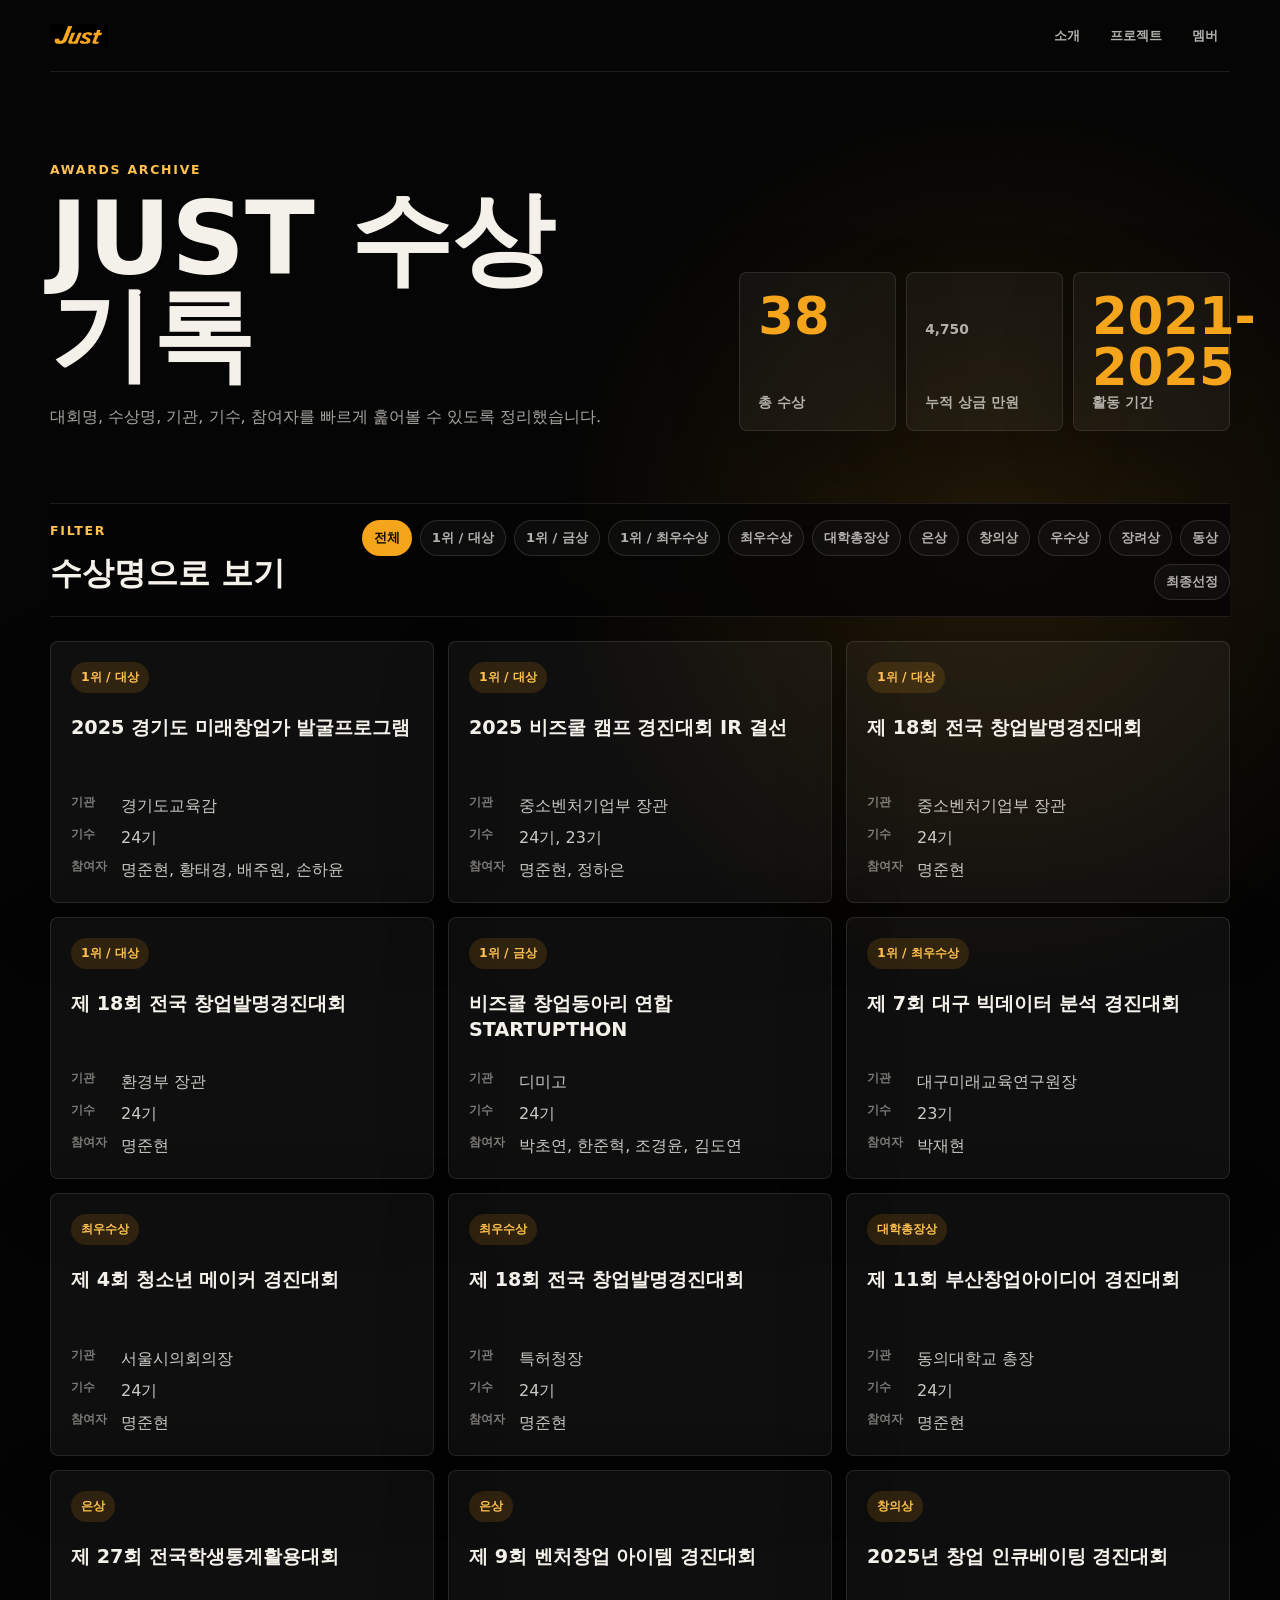
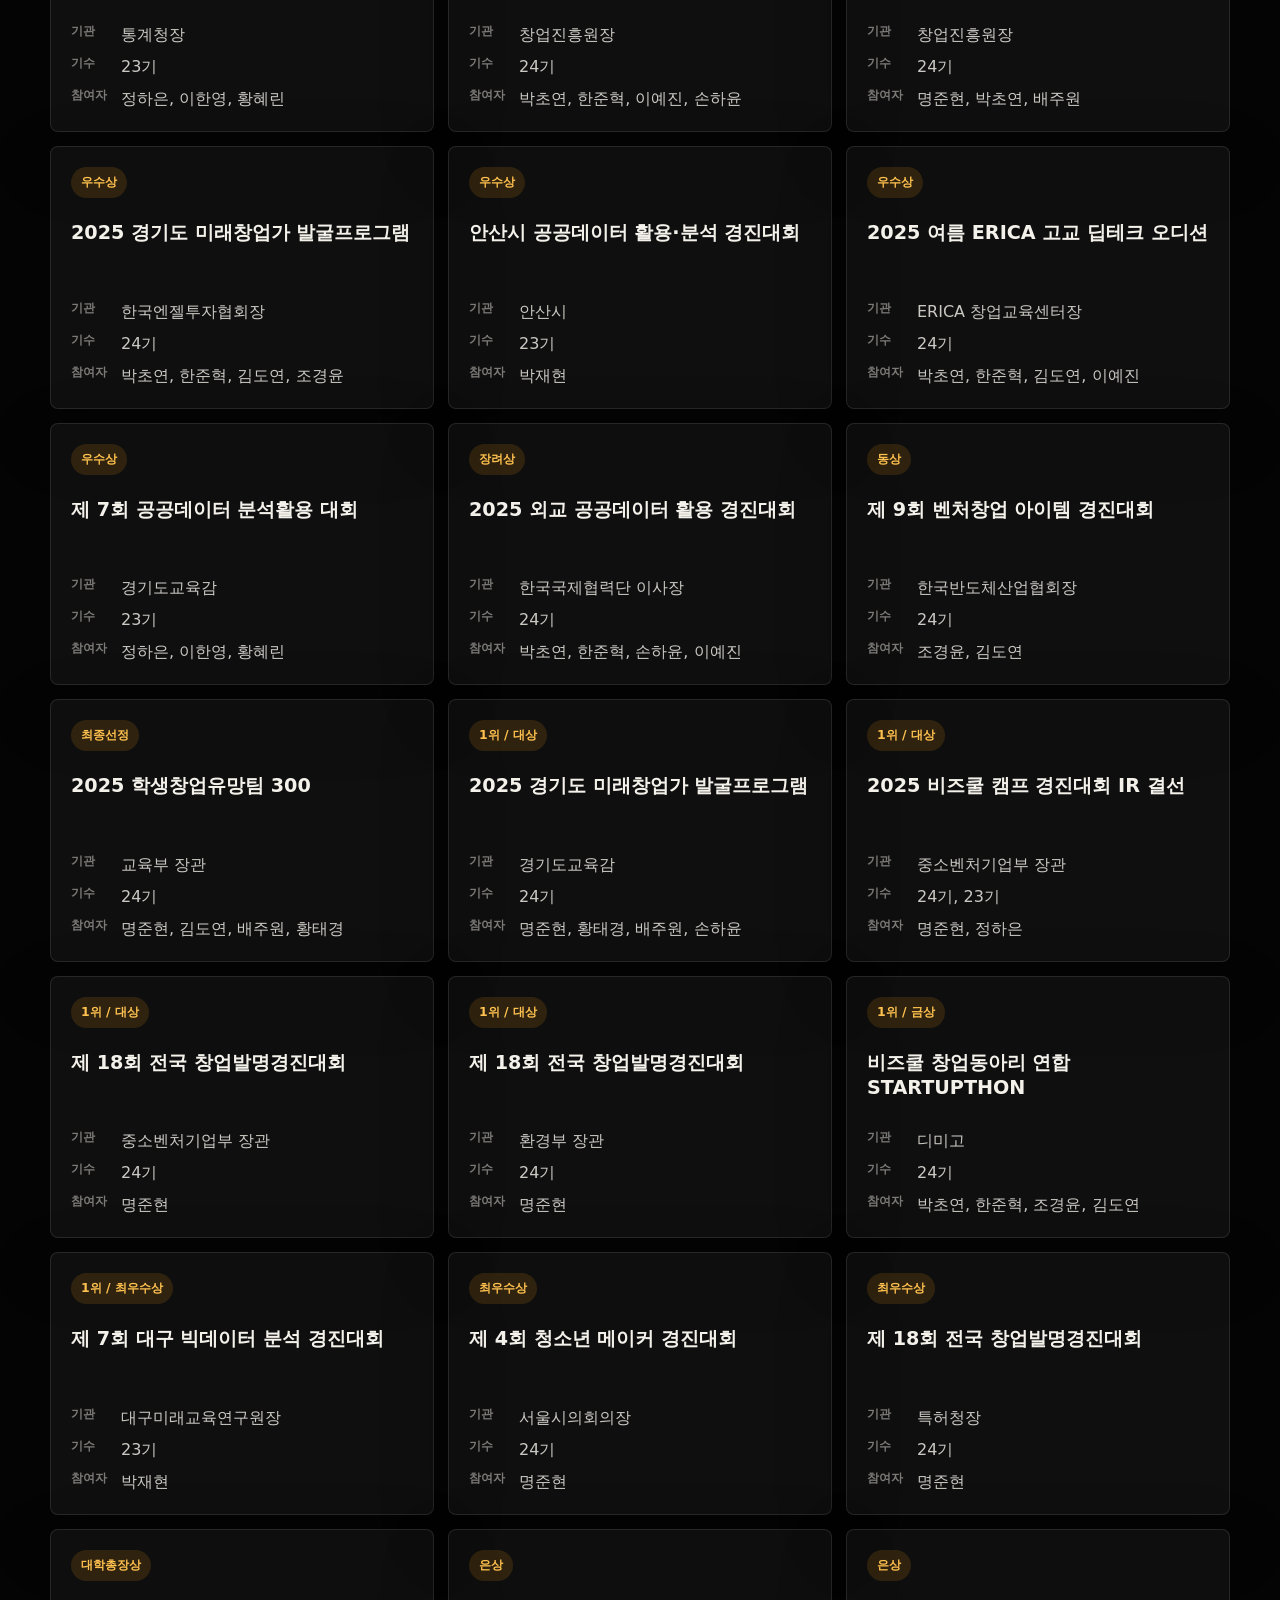
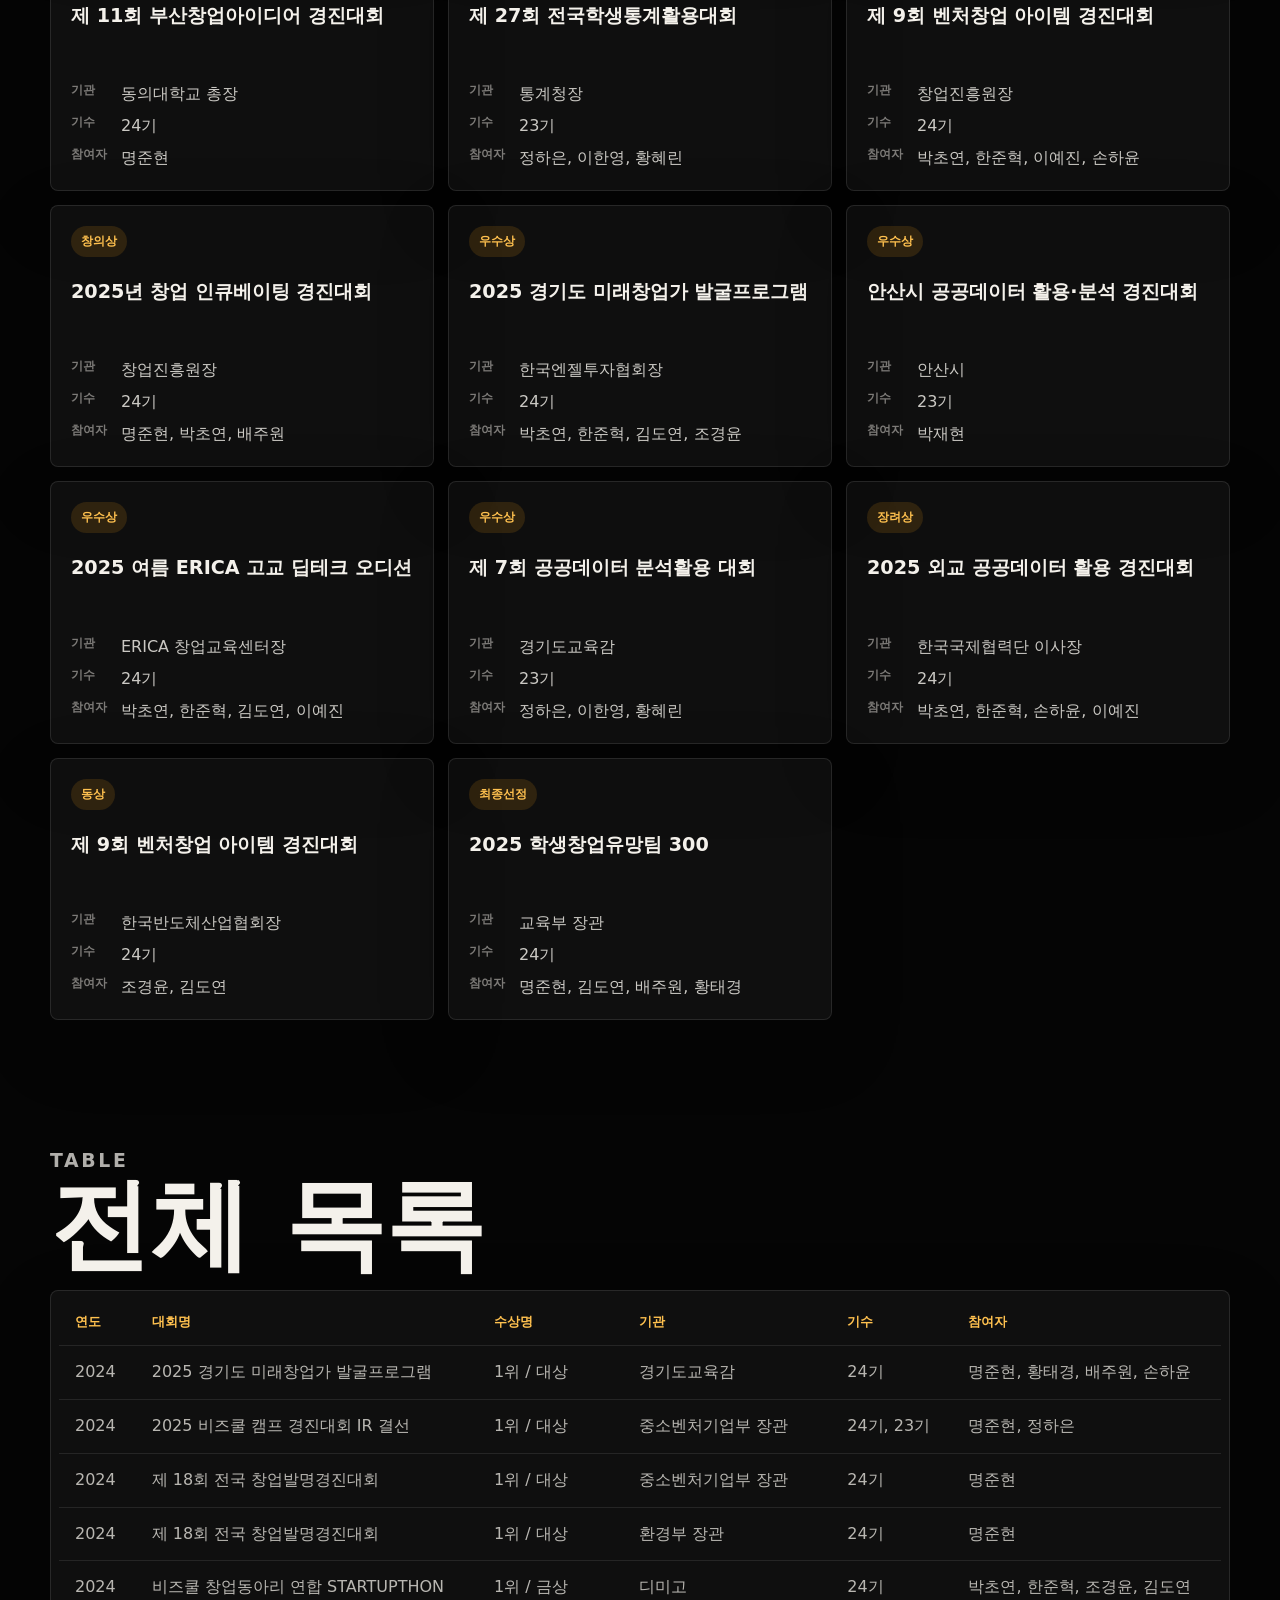
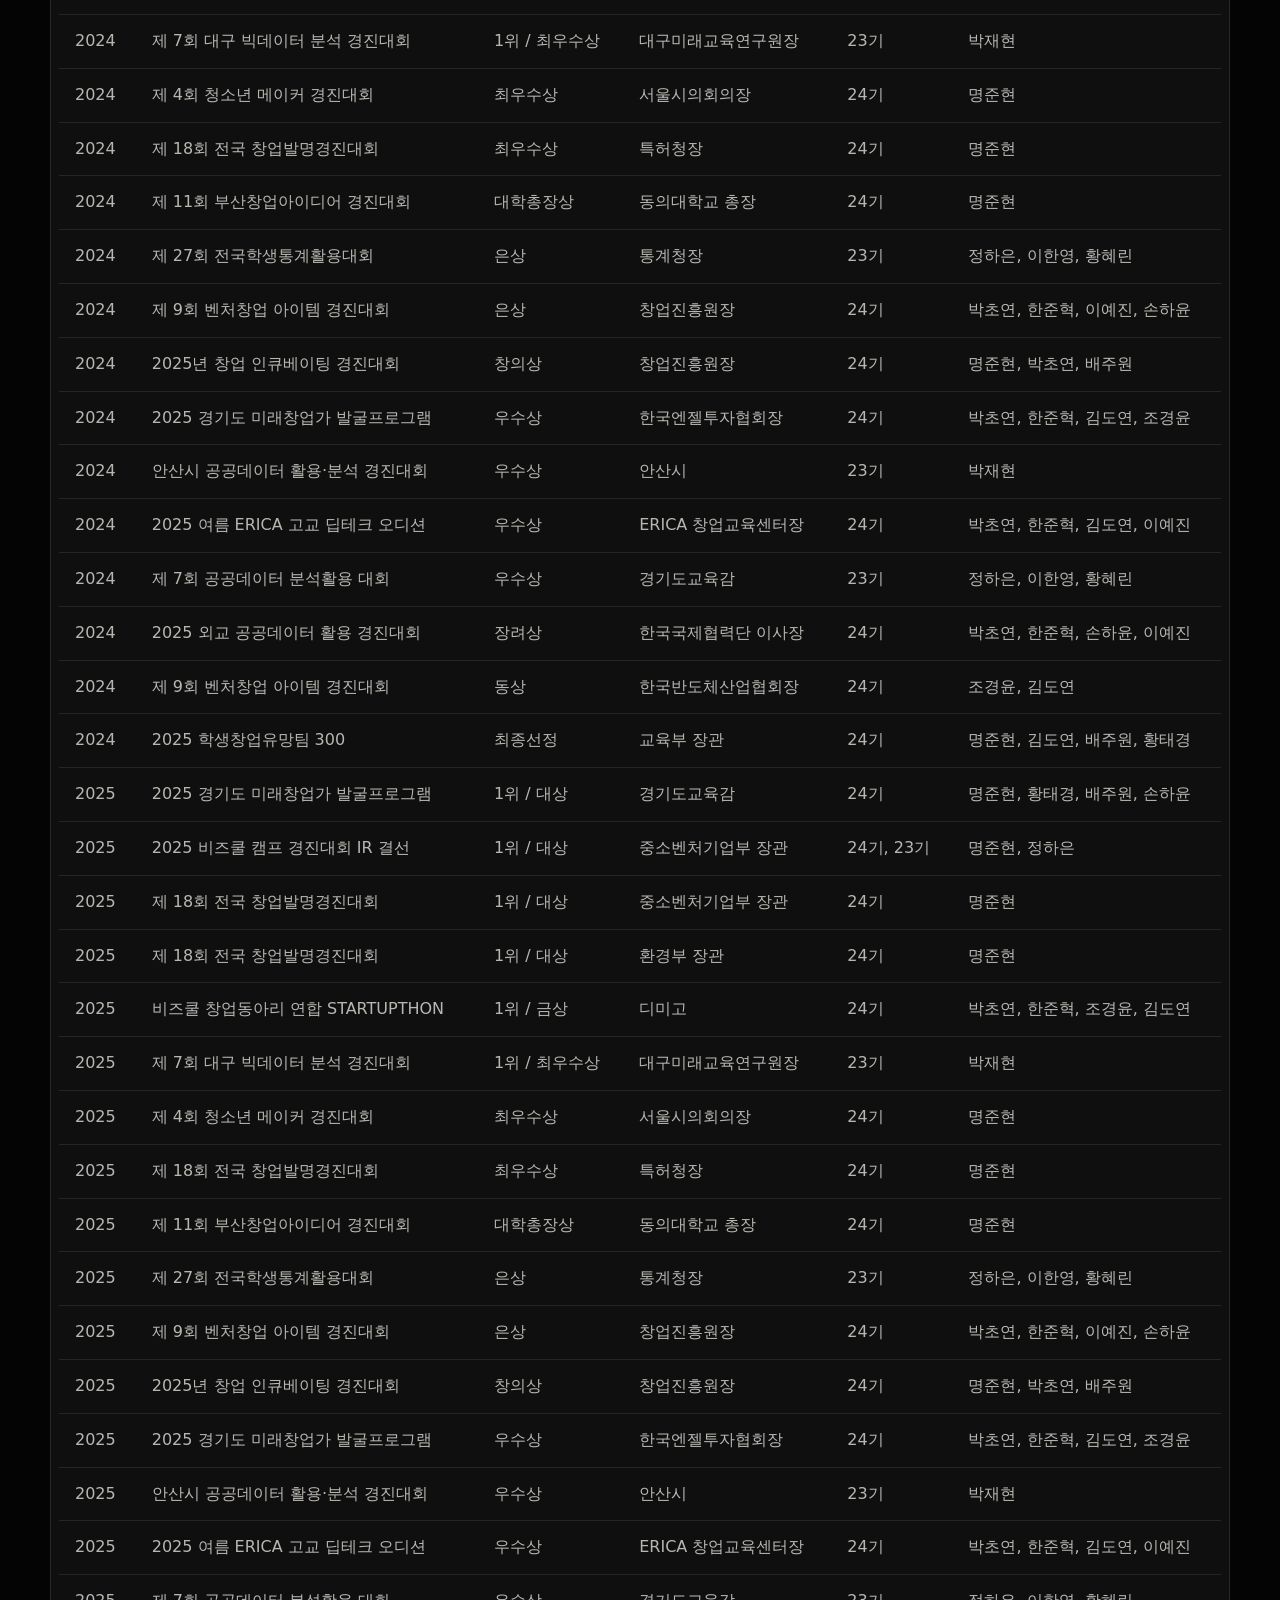
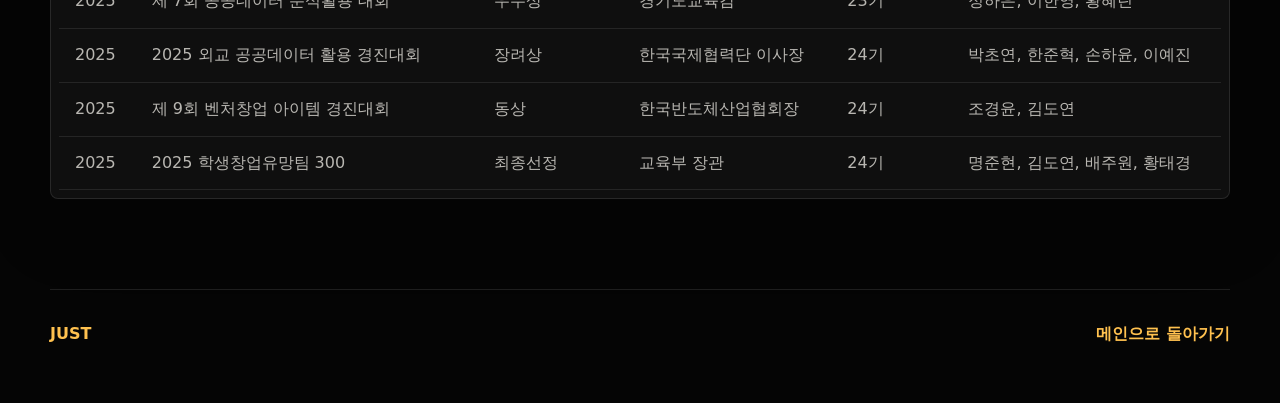
<file: awards.html>
<!doctype html>
<html lang="ko">
  <head>
    <meta charset="utf-8" />
    <meta name="viewport" content="width=device-width, initial-scale=1" />
    <meta name="description" content="JUST 동아리의 수상 기록을 한눈에 확인하는 아카이브입니다." />
    <meta name="theme-color" content="#050505" />
    <title>JUST | 수상 아카이브</title>
    <link rel="icon" href="./assets/just-logo.jpeg" />
    <link rel="stylesheet" href="./styles.css?v=20260521-2" />
  </head>
  <body class="awards-page">
    <header class="awards-header">
      <a class="awards-brand" href="./index.html" aria-label="JUST home">
        <img src="./assets/just-logo.jpeg" alt="JUST" />
      </a>
      <nav class="awards-nav" aria-label="수상 아카이브 메뉴">
        <a href="./index.html#about">소개</a>
        <a href="./index.html#projects">프로젝트</a>
        <a href="./index.html#members">멤버</a>
      </nav>
    </header>

    <main class="awards-shell">
      <section class="awards-hero" aria-labelledby="awardsTitle">
        <div>
          <p class="section-kicker">AWARDS ARCHIVE</p>
          <h1 id="awardsTitle">JUST 수상 기록</h1>
          <p>
            대회명, 수상명, 기관, 기수, 참여자를 빠르게 훑어볼 수 있도록 정리했습니다.
          </p>
        </div>
        <div class="awards-summary" aria-label="수상 요약">
          <article>
            <strong>38</strong>
            <span>총 수상</span>
          </article>
          <article>
            <strong><span class="amount-main">4</span><span class="amount-comma">,</span><span class="amount-main">750</span></strong>
            <span>누적 상금 만원</span>
          </article>
          <article>
            <strong>2021-2025</strong>
            <span>활동 기간</span>
          </article>
        </div>
      </section>

      <section class="awards-tools" aria-labelledby="filterTitle">
        <div>
          <p class="section-kicker">FILTER</p>
          <h2 id="filterTitle">수상명으로 보기</h2>
        </div>
        <div class="award-filters" id="awardFilters"></div>
      </section>

      <section class="awards-results" id="certificateBoard" aria-label="수상 카드 목록">
        <div class="certificate-grid" id="certificateGrid"></div>
      </section>

      <section class="awards-table-section" id="awardTable" aria-labelledby="tableTitle">
        <div class="section-heading compact">
          <p class="section-kicker">TABLE</p>
          <h2 id="tableTitle">전체 목록</h2>
        </div>
        <div class="award-table-wrap">
          <table class="award-table">
            <thead>
              <tr>
                <th>연도</th>
                <th>대회명</th>
                <th>수상명</th>
                <th>기관</th>
                <th>기수</th>
                <th>참여자</th>
              </tr>
            </thead>
            <tbody id="awardTableBody"></tbody>
          </table>
        </div>
      </section>
    </main>

    <footer class="awards-footer">
      <strong>JUST</strong>
      <a href="./index.html">메인으로 돌아가기</a>
    </footer>

    <script src="./app.js?v=20260521-2"></script>
  </body>
</html>
</file>
<file: styles.css>
:root {
  color-scheme: dark;
  --bg: #050505;
  --ink: #f4f1eb;
  --muted: #9b968f;
  --orange: #f5a51b;
  --orange-hot: #ffc14f;
  --line: rgba(255, 255, 255, 0.14);
  --stage-w: min(88vw, 1240px);
  font-family:
    Inter,
    "Noto Sans KR",
    "Apple SD Gothic Neo",
    Pretendard,
    system-ui,
    -apple-system,
    BlinkMacSystemFont,
    sans-serif;
}

* {
  box-sizing: border-box;
}

html {
  background: var(--bg);
  overflow-x: hidden;
  scroll-behavior: auto;
}

body {
  margin: 0;
  min-height: 100vh;
  overflow-x: hidden;
  background: var(--bg);
  color: var(--ink);
}

img {
  display: block;
  max-width: 100%;
}

.logo-page {
  min-height: 100vh;
}

.welcome-loader {
  position: fixed;
  inset: 0;
  z-index: 1200;
  display: flex;
  flex-direction: column;
  align-items: center;
  justify-content: center;
  background: #050505;
  pointer-events: none;
  animation: welcomeExit 4200ms cubic-bezier(0.22, 0.82, 0.18, 1) both;
}

.welcome-loader.is-done {
  opacity: 0;
  visibility: hidden;
}

.prize-inline {
  display: flex;
  align-items: baseline;
  gap: 8px;
}

.prize-inline strong {
  width: auto;
  flex: none;

  margin: 0;
}

.prize-unit {
  font-size: 0.8rem;
  font-weight: 700;

  opacity: 0.7;
}
.welcome-loader::before {
  content: "";
  position: absolute;
  width: min(56vw, 520px);
  aspect-ratio: 1;
  border-radius: 50%;
  background:
    radial-gradient(circle, rgba(5, 5, 5, 0.96) 0 37%, transparent 38%),
    radial-gradient(circle, rgba(245, 165, 27, 0.2), transparent 62%),
    conic-gradient(
      from 180deg,
      transparent,
      rgba(255, 193, 79, 0.82),
      transparent 28%,
      rgba(245, 165, 27, 0.42),
      transparent 70%,
      rgba(255, 236, 180, 0.55),
      transparent
    );
  opacity: 0.78;
  animation: welcomeSpin 3200ms cubic-bezier(0.22, 0.82, 0.18, 1) both;
}

.welcome-loader::after {
  content: "";
  position: absolute;
  width: min(78vw, 760px);
  height: 1px;
  background: linear-gradient(
    90deg,
    transparent,
    rgba(255, 193, 79, 0.68),
    transparent
  );
  opacity: 0;
  transform: translateY(72px) scaleX(0.3);
  animation: welcomePulse 3200ms ease both;
}

.welcome-sub {
  position: relative;
  z-index: 1;
  margin-bottom: 18px;
  color: rgba(244, 241, 235, 0.72);
  font-size: clamp(0.76rem, 1.5vw, 0.95rem);
  font-weight: 900;
  letter-spacing: 0.24em;
  animation: welcomeTextIn 900ms ease both;
}

.welcome-mark {
  position: relative;
  z-index: 1;
  color: var(--orange-hot);
  font-size: clamp(3rem, 12vw, 9rem);
  font-weight: 950;
  line-height: 0.86;
  letter-spacing: 0;
  transform: skewX(-8deg);
  text-shadow:
    0 0 28px rgba(245, 165, 27, 0.34),
    0 8px 0 rgba(101, 50, 0, 0.22);
  animation: welcomeMark 3200ms cubic-bezier(0.22, 0.82, 0.18, 1) both;
}

.welcome-tagline {
  position: relative;
  z-index: 1;
  margin-top: 12px;
  color: rgba(244, 241, 235, 0.72);
  font-size: clamp(0.82rem, 1.6vw, 1.05rem);
  font-weight: 700;
  letter-spacing: 0.04em;
  animation: welcomeTextIn 900ms 260ms ease both;
}

.welcome-scan {
  position: relative;
  z-index: 1;
  width: min(320px, 58vw);
  height: 28px;
  margin-top: 16px;
  overflow: hidden;
  opacity: 0.82;
}

.welcome-scan::before {
  content: "";
  display: block;
  width: 100%;
  height: 100%;
  background:
    linear-gradient(90deg, transparent, rgba(255, 193, 79, 0.9), transparent),
    repeating-linear-gradient(
      90deg,
      rgba(255, 193, 79, 0.18) 0 1px,
      transparent 1px 12px
    );
  transform: translateX(-100%);
  animation: welcomeScan 2500ms 520ms ease both;
}

.welcome-line {
  position: relative;
  z-index: 1;
  width: min(240px, 44vw);
  height: 2px;
  overflow: hidden;
  background: rgba(255, 255, 255, 0.1);
}

.welcome-line span {
  display: block;
  width: 100%;
  height: 100%;
  background: var(--orange);
  transform-origin: left;
  animation: welcomeLine 3000ms ease both;
}

.logo-assemble-page {
  min-height: 360vh;
}

.home-header {
  position: fixed;
  inset: 0 0 auto;
  z-index: 40;
  display: flex;
  align-items: center;
  justify-content: space-between;
  gap: 24px;
  padding: 18px clamp(18px, 4vw, 52px);
  pointer-events: none;
}

.home-brand,
.home-nav a {
  pointer-events: auto;
}

.home-brand {
  flex: 0 0 auto;
  width: 58px;
  height: 28px;
  display: inline-flex;
  align-items: center;
  justify-content: flex-start;
}

.home-brand img {
  width: 100%;
  height: 100%;
  display: block;
  object-fit: contain;
  filter: drop-shadow(0 6px 18px rgba(0, 0, 0, 0.36));
}

.home-nav {
  min-width: 0;
  display: flex;
  flex-wrap: nowrap;
  justify-content: flex-end;
  gap: 6px;
  max-width: calc(100vw - 150px);
  padding: 6px;
  border: 1px solid rgba(255, 255, 255, 0.09);
  border-radius: 999px;
  background: rgba(5, 5, 5, 0.42);
  box-shadow: 0 10px 40px rgba(0, 0, 0, 0.22);
}

.home-nav a {
  min-height: 34px;
  display: inline-flex;
  align-items: center;
  padding: 8px 12px;
  border-radius: 999px;
  color: rgba(244, 241, 235, 0.76);
  font-size: 0.82rem;
  font-weight: 800;
  white-space: nowrap;
}

.home-nav a:hover {
  background: rgba(245, 165, 27, 0.14);
  color: var(--orange-hot);
}

.home-nav a.is-active,.home-nav a.active {
  background: var(--orange);
  color: #120c03;
  box-shadow: 0 0 18px rgba(245, 165, 27, 0.42);
}

.just-cursor {
  display: none;
}

.logo-assemble {
  position: relative;
  min-height: 100svh;
  display: grid;
  place-items: center;
  padding: clamp(28px, 4vw, 56px);
  overflow: hidden;
  background: #050505;
  contain: layout paint;
}

.logo-assemble::after {
  content: "";
  position: absolute;
  left: 0;
  right: 0;
  bottom: 0;
  height: 24vh;
  pointer-events: none;
  background: linear-gradient(180deg, transparent, #050505 82%);
  z-index: 8;
}

.logo-page.native-scroll .logo-assemble {
  position: sticky;
  top: 0;
}

.logo-copy {
  position: absolute;
  width: 1px;
  height: 1px;
  overflow: hidden;
  clip: rect(0 0 0 0);
  clip-path: inset(50%);
  white-space: nowrap;
  z-index: 5;
  pointer-events: none;
}

.kicker {
  margin: 0 0 6px;
  color: var(--muted);
  font-size: clamp(0.72rem, 1.4vw, 0.86rem);
  font-weight: 800;
  letter-spacing: 0.16em;
}

h1 {
  margin: 0;
  color: var(--ink);
  font-size: clamp(1.75rem, 4vw, 3.25rem);
  line-height: 0.9;
  letter-spacing: 0;
}

.logo-stage-wrap {
  position: relative;
  width: var(--stage-w);
  aspect-ratio: 1536 / 626;
  display: grid;
  place-items: center;
  isolation: isolate;
}

.logo-stage {
  position: relative;
  width: 100%;
  height: 100%;
  transform-origin: center;
  will-change: transform;
}

.logo-stage::after {
  content: "";
  position: absolute;
  left: 7%;
  right: 7%;
  bottom: -12%;
  height: 20%;
  z-index: -2;
  border-radius: 50%;
  background: radial-gradient(ellipse, rgba(0, 0, 0, 0.74), transparent 70%);
  opacity: 0.36;
  transform: rotateX(72deg);
}

.logo-final {
  position: absolute;
  inset: 0;
  z-index: 5;
  width: 100%;
  height: 100%;
  max-width: none;
  object-fit: contain;
  opacity: 0;
  pointer-events: none;
  will-change: opacity;
}

.logo-piece {
  position: absolute;
  z-index: 3;
  left: var(--x);
  top: var(--y);
  width: var(--w);
  max-width: none;
  height: auto;
  opacity: 0.82;
  transform: translate3d(var(--sx), var(--sy), 0) rotateZ(var(--sr))
    scale(var(--ss));
  transform-origin: center;
  backface-visibility: hidden;
  user-select: none;
  will-change: transform, opacity;
}

.logo-assemble.is-complete .logo-final {
  opacity: 1;
}

.logo-glow {
  position: absolute;
  inset: -9%;
  z-index: -1;
  opacity: 0;
  border-radius: 50%;
  background:
    radial-gradient(
      circle at 50% 52%,
      rgba(255, 193, 79, 0.5),
      transparent 36%
    ),
    radial-gradient(
      circle at 50% 50%,
      rgba(245, 165, 27, 0.26),
      transparent 56%
    );
  transform: scale(0.8);
  will-change: opacity, transform;
}

.logo-noise {
  position: fixed;
  inset: 0;
  z-index: 10;
  pointer-events: none;
  opacity: 0;
  background-image: repeating-linear-gradient(
    0deg,
    rgba(255, 255, 255, 0.08) 0 1px,
    transparent 1px 5px
  );
  mix-blend-mode: screen;
  will-change: opacity;
}

.site-content {
  position: relative;
  z-index: 12;
  margin-top: -1px;
  background: linear-gradient(180deg, #050505 0%, #090908 42%, #080808 100%);
}

.content-hero,
.compact-intro,
.compact-stats,
.feature-grid,
.program-section,
.proof-band,
.project-section,
.member-section,
.faq-section,
.work-section,
.home-footer {
  width: min(1180px, calc(100% - 32px));
  margin-inline: auto;
}

.content-hero,
.project-section,
.award-section,
.member-section {
  scroll-margin-top: 22px;
}

.content-hero {
  min-height: 92svh;
  display: grid;
  align-content: center;
  padding-block: clamp(96px, 14vw, 180px);
}

.compact-intro {
  min-height: 48svh;
  display: grid;
  align-content: end;
  padding-block: clamp(76px, 10vw, 130px) clamp(38px, 6vw, 70px);
}

.compact-intro h2 {
  max-width: 900px;
  margin: 0;
  color: var(--ink);
  font-size: clamp(2.45rem, 7.4vw, 7rem);
  line-height: 1.02;
  word-break: keep-all;
  text-wrap: balance;
}

.compact-intro h2 span {
  display: block;
}

.compact-intro h2 em {
  color: var(--orange-hot);
  font-style: normal;
  font-size: 1.32em;
  line-height: 0.78;
  text-shadow:
    0 0 10px rgba(255, 193, 79, 0.75),
    0 0 26px rgba(245, 165, 27, 0.58),
    0 0 48px rgba(245, 165, 27, 0.3);
}

.compact-stats {
  display: none;
  grid-template-columns: repeat(3, minmax(0, 1fr));
  gap: 12px;
  padding-bottom: clamp(56px, 8vw, 96px);
}

.compact-stats article {
  min-height: 150px;
  display: grid;
  align-content: space-between;
  padding: 20px;
  border: 1px solid rgba(245, 165, 27, 0.24);
  border-radius: 8px;
  background: linear-gradient(
    135deg,
    rgba(245, 165, 27, 0.12),
    rgba(255, 255, 255, 0.045)
  );
}

.compact-stats strong {
  color: #ffd36a;
  font-size: clamp(2.8rem, 7vw, 6rem);
  line-height: 0.84;
  text-shadow:
    0 0 18px rgba(245, 165, 27, 0.48),
    0 3px 0 rgba(0, 0, 0, 0.5);
  -webkit-text-stroke: 1px rgba(255, 245, 204, 0.28);
}

.compact-stats span {
  color: rgba(244, 241, 235, 0.72);
  font-weight: 850;
}

.section-kicker {
  margin: 0 0 14px;
  color: var(--orange-hot);
  font-size: 0.78rem;
  font-weight: 900;
  letter-spacing: 0.14em;
}

.content-hero h2,
.section-heading h2,
.proof-band h2,
.work-section h2 {
  max-width: 900px;
  margin: 0;
  color: var(--ink);
  font-size: clamp(2.7rem, 7.8vw, 7.1rem);
  line-height: 0.94;
  letter-spacing: 0;
  text-wrap: balance;
  overflow-wrap: break-word;
}

.content-hero p:not(.section-kicker),
.section-heading p {
  max-width: 720px;
  margin: 28px 0 0;
  color: rgba(244, 241, 235, 0.72);
  font-size: clamp(1rem, 1.5vw, 1.18rem);
  line-height: 1.8;
  word-break: keep-all;
}

.hero-actions {
  display: flex;
  flex-wrap: wrap;
  gap: 10px;
  margin-top: 30px;
}

.hero-actions a {
  min-height: 44px;
  display: inline-flex;
  align-items: center;
  justify-content: center;
  padding: 12px 16px;
  border: 1px solid rgba(255, 255, 255, 0.13);
  border-radius: 999px;
  color: var(--ink);
  font-weight: 900;
}

.hero-actions a:first-child {
  border-color: rgba(245, 165, 27, 0.7);
  background: var(--orange);
  color: #120c03;
}

.feature-grid {
  display: grid;
  grid-template-columns: repeat(3, minmax(0, 1fr));
  gap: 14px;
  padding-bottom: clamp(90px, 12vw, 150px);
}

.feature-grid article,
.work-list article,
.proof-numbers article {
  border: 1px solid rgba(255, 255, 255, 0.1);
  border-radius: 8px;
  background: rgba(255, 255, 255, 0.045);
  box-shadow: 0 30px 80px rgba(0, 0, 0, 0.28);
}

.feature-grid article {
  min-height: 250px;
  padding: 24px;
}

.feature-grid span {
  color: var(--orange-hot);
  font-size: 0.82rem;
  font-weight: 950;
}

.feature-grid h3,
.work-list h3 {
  margin: 46px 0 12px;
  color: var(--ink);
  font-size: clamp(1.35rem, 2.3vw, 2rem);
}

.feature-grid p,
.work-list p {
  margin: 0;
  color: rgba(244, 241, 235, 0.68);
  line-height: 1.72;
  word-break: keep-all;
}

.program-section,
.project-section,
.archive-section,
.member-section,
.faq-section {
  padding-block: clamp(58px, 8vw, 100px);
}

.archive-section {
  width: min(1180px, calc(100vw - 56px));
  max-width: calc(100vw - 56px);
  margin-inline: auto;
  padding-inline: clamp(10px, 2vw, 24px);
}

.section-heading {
  margin-bottom: clamp(32px, 6vw, 70px);
}

.compact-heading {
  margin-bottom: 24px;
}

.compact-heading h2 {
  font-size: clamp(2.4rem, 6vw, 5rem);
}

.member-section .compact-heading {
  display: grid;
  grid-template-columns: minmax(0, 1fr) auto;
  align-items: end;
  gap: 8px 18px;
}

.member-section .compact-heading .section-kicker {
  grid-column: 1 / -1;
}

.member-easter-hint {
  justify-self: end;
  margin: 0 0 0.48rem;
  padding: 6px 10px;
  border: 1px solid rgba(245, 165, 27, 0.26);
  border-radius: 999px;
  background: rgba(245, 165, 27, 0.08);
  color: rgba(244, 241, 235, 0.62);
  font-size: 0.78rem;
  font-weight: 850;
  line-height: 1;
  white-space: nowrap;
}

.timeline-list,
.project-grid,
.member-grid,
.faq-list {
  display: grid;
  gap: 14px;
}

.timeline-list {
  grid-template-columns: repeat(3, minmax(0, 1fr));
}

.timeline-list article,
.project-grid article,
.project-card,
.member-grid article,
.faq-list article {
  border: 1px solid rgba(255, 255, 255, 0.1);
  border-radius: 8px;
  background: rgba(255, 255, 255, 0.045);
  box-shadow: 0 30px 80px rgba(0, 0, 0, 0.28);
}

.timeline-list article {
  min-height: 230px;
  padding: 24px;
}

.timeline-list span,
.member-grid span {
  color: var(--orange-hot);
  font-size: 0.78rem;
  font-weight: 900;
  letter-spacing: 0.08em;
}

.timeline-list h3,
.project-grid h3,
.member-grid h3,
.faq-list h3 {
  margin: 26px 0 12px;
  color: var(--ink);
  font-size: clamp(1.25rem, 2vw, 1.8rem);
  line-height: 1.16;
  word-break: keep-all;
}

.timeline-list p,
.project-grid p,
.faq-list p {
  margin: 0;
  color: rgba(244, 241, 235, 0.68);
  line-height: 1.72;
  word-break: keep-all;
}

.proof-band {
  display: grid;
  grid-template-columns: 0.9fr 1.1fr;
  gap: clamp(28px, 6vw, 80px);
  align-items: end;
  padding-block: clamp(90px, 13vw, 170px);
  border-top: 1px solid rgba(255, 255, 255, 0.1);
  border-bottom: 1px solid rgba(255, 255, 255, 0.1);
}

.proof-numbers {
  display: grid;
  grid-template-columns: repeat(3, minmax(0, 1fr));
  gap: 12px;
}

.proof-numbers article {
  min-height: 190px;
  padding: 22px;
  display: grid;
  align-content: space-between;
}

.proof-numbers strong {
  color: var(--orange);
  font-size: clamp(3rem, 7vw, 6rem);
  line-height: 0.84;
}

.proof-numbers span {
  color: rgba(244, 241, 235, 0.72);
  font-weight: 850;
}

.project-grid {
  grid-template-columns: repeat(3, minmax(0, 1fr));
}

.project-grid article,
.project-card {
  min-height: 250px;
  padding: 16px;
}

.compact-projects article,
.compact-projects .project-card {
  min-height: 230px;
  margin-bottom: 52px;
}

.project-card {
  display: grid;
  color: inherit;
  overflow: hidden;
  transition:
    border-color 180ms ease,
    transform 180ms ease;
}

.project-card:hover {
  border-color: rgba(245, 165, 27, 0.55);
  transform: translateY(-3px);
}

.project-card img {
  width: 100%;
  aspect-ratio: 16 / 8.6;
  border-radius: 6px;
  object-fit: cover;
  object-position: top center;
  margin-bottom: 20px;
  background: rgba(255, 255, 255, 0.04);
}

.project-card h3 {
  margin: 0;
}

.archive-block {
  margin-top: clamp(26px, 5vw, 54px);
}

.archive-title-row {
  display: flex;
  align-items: end;
  justify-content: space-between;
  gap: 16px;
  margin-bottom: 14px;
}

.archive-title-row h3 {
  margin: 0;
  color: var(--ink);
  font-size: clamp(1.25rem, 2.4vw, 2.1rem);
}

.archive-title-row span {
  color: var(--orange-hot);
  font-size: 0.78rem;
  font-weight: 900;
  letter-spacing: 0.08em;
  white-space: nowrap;
}

.archive-project-grid {
  display: grid;
  grid-template-columns: repeat(3, minmax(0, 1fr));
  gap: 8px;
}

.archive-project-grid-short {
  grid-template-columns: repeat(2, minmax(0, 1fr));
}

.archive-project-grid article {
  border: 1px solid rgba(255, 255, 255, 0.1);
  border-radius: 8px;
  background: rgba(255, 255, 255, 0.04);
}

.archive-project-grid article {
  min-height: 82px;
  display: grid;
  align-content: space-between;
  gap: 12px;
  padding: 13px 14px;
}

.archive-project-grid span {
  color: rgba(255, 193, 79, 0.8);
  font-size: 0.72rem;
  font-weight: 950;
}

.archive-project-grid strong {
  color: rgba(244, 241, 235, 0.9);
  font-size: 0.9rem;
  line-height: 1.35;
  word-break: keep-all;
}

.archive-note {
  margin: -4px 0 16px;
  color: rgba(255, 193, 79, 0.88);
  font-size: 0.9rem;
  font-weight: 900;
  line-height: 1.45;
  text-shadow: 0 0 12px rgba(245, 165, 27, 0.26);
}

.archive-award-grid {
  grid-template-columns: repeat(2, minmax(0, 1fr));
}

.archive-award-card {
  gap: 12px;
  min-height: 180px;
}

.archive-award-card strong {
  font-size: 0.94rem;
}

.archive-award-card dl {
  display: grid;
  gap: 7px;
  margin: 0;
}

.archive-award-card dl div {
  display: grid;
  grid-template-columns: 66px minmax(0, 1fr);
  gap: 8px;
  align-items: start;
}

.archive-award-card dt,
.archive-award-card dd {
  margin: 0;
  font-size: 0.78rem;
  line-height: 1.35;
  word-break: keep-all;
}

.archive-award-card dt {
  color: rgba(255, 193, 79, 0.72);
  font-weight: 950;
}

.archive-award-card dd {
  color: rgba(244, 241, 235, 0.76);
  font-weight: 800;
}

.archive-award-card dl div:first-child dd {
  color: var(--orange-hot);
  font-size: 0.98rem;
  font-weight: 950;
  text-shadow:
    0 0 10px rgba(255, 193, 79, 0.75),
    0 0 26px rgba(245, 165, 27, 0.58),
    0 0 48px rgba(245, 165, 27, 0.3);
}

.archive-award-compact {
  min-height: 132px;
}

.award-summary-strip {
  display: grid;
  grid-template-columns: repeat(3, minmax(0, 1fr));
  gap: 10px;
  margin-bottom: 14px;
}

.project-summary-strip {
  display: grid;
  grid-template-columns: repeat(3, 1fr);
  gap: 18px;
}

.project-summary-strip article {
  display: flex !important;
  flex-direction: column !important;
  justify-content: flex-start !important;

  gap: 12px !important;

  padding: 18px 22px;
  min-height: 116px;
  height: auto !important;
}

.award-summary-strip article {
  min-height: 116px;
  display: grid;
  align-content: space-between;
  padding: 16px;
  border: 1px solid rgba(245, 165, 27, 0.32);
  border-radius: 8px;
  background: linear-gradient(
    135deg,
    rgba(245, 165, 27, 0.2),
    rgba(255, 255, 255, 0.045)
  );
}

.award-summary-strip strong {
  color: #ffd36a;
  font-size: clamp(1.65rem, 3.7vw, 3.1rem);
  line-height: 1;
  text-shadow:
    0 0 16px rgba(245, 165, 27, 0.5),
    0 2px 0 rgba(0, 0, 0, 0.55);
  -webkit-text-stroke: 0.7px rgba(255, 245, 204, 0.25);
}

.prize-summary strong {
  margin-bottom: 14px;
  display: flex;
  align-items: baseline;
  gap: 0.02em;
  min-width: 0;
  white-space: nowrap;
  color: #ffd36a;
  font-size: clamp(2.2rem, 5vw, 4rem);
  font-weight: 760;
  line-height: 0.9;
  text-shadow:
    0 0 16px rgba(245, 165, 27, 0.5),
    0 2px 0 rgba(0, 0, 0, 0.55);
  -webkit-text-stroke: 0.25px rgba(255, 245, 204, 0.18);
}

.prize-summary .prize-overline {
  color: rgba(244, 241, 235, 0.76);
  font-size: 0.84rem;
  font-weight: 950;
  letter-spacing: 0.04em;
}

.prize-summary .amount-main {
  color: inherit;
  font-size: 1em;
  font-weight: 760;
}

.amount-comma {
  color: inherit;
  font-size: 0.88em;
  font-weight: 900;
  line-height: 1;
  transform: translateY(-0.08em);
}

.award-summary-strip > article > span:not(.prize-overline) {
  color: rgba(244, 241, 235, 0.72);
  font-size: 0.82rem;
  font-weight: 900;
}

.image-slot,
.photo-slot {
  display: grid;
  place-items: center;
  border: 1px dashed rgba(255, 193, 79, 0.34);
  color: rgba(255, 193, 79, 0.7);
  font-size: 0.74rem;
  font-weight: 900;
  letter-spacing: 0.08em;
  background:
    linear-gradient(135deg, rgba(245, 165, 27, 0.11), transparent),
    rgba(255, 255, 255, 0.035);
}

.image-slot {
  aspect-ratio: 16 / 8.6;
  border-radius: 6px;
  margin-bottom: 20px;
}

.department-group {
  display: grid;
  gap: 14px;
}

.department-group + .department-group {
  margin-top: 26px;
}

.department-group.separated-group {
  margin-top: 58px;
}

.department-group > h3 {
  margin: 0;
  color: var(--orange-hot);
  font-size: 1rem;
}

.member-list {
  display: grid;
  grid-template-columns: repeat(4, minmax(0, 1fr));
  gap: 8px;
}

.member-list-standalone {
  max-width: calc((100% - 24px) / 4);
  grid-template-columns: minmax(0, 1fr);
}

.member-list article {
  position: relative;
  min-height: 72px;
  display: flex;
  align-items: center;
  padding: 13px 14px;
  border: 1px solid rgba(255, 255, 255, 0.1);
  border-radius: 8px;
  background: rgba(255, 255, 255, 0.04);
  overflow: hidden;
  transition:
    border-color 180ms ease,
    background 180ms ease,
    transform 180ms ease;
  user-select: none;
}

.member-list article.has-nickname {
  cursor: pointer;
}

.member-list article:focus-visible {
  outline: 2px solid rgba(245, 165, 27, 0.8);
  outline-offset: 3px;
}

.member-list article.nickname-open {
  border-color: rgba(245, 165, 27, 0.42);
  background: rgba(245, 165, 27, 0.1);
  transform: translateY(-2px);
}

.member-list article.has-role.nickname-open {
  padding-top: 24px;
}

.member-list strong {
  color: var(--ink);
  font-size: 1rem;
}

.member-list span {
  position: absolute;
  right: 10px;
  top: 9px;
  display: inline-flex;
  align-items: center;
  justify-content: center;
  min-width: 34px;
  height: 22px;
  padding: 0 8px;
  border-radius: 999px;
  background: rgba(245, 165, 27, 0.14);
  border: 1px solid rgba(245, 165, 27, 0.3);
  color: var(--orange-hot);
  font-family: "Comic Sans MS", "Segoe Print", cursive;
  font-size: 0.72rem;
  font-weight: 900;
}

.member-role {
  position: absolute;
  left: 10px;
  top: 8px;
  display: inline-flex;
  align-items: center;
  max-width: calc(100% - 64px);
  min-height: 21px;
  padding: 2px 8px;
  border-radius: 6px;
  background: #ffd36a;
  color: #17100a;
  box-shadow: 0 8px 20px rgba(245, 165, 27, 0.28);
  font-size: 0.68rem;
  font-style: normal;
  font-weight: 950;
  line-height: 1.1;
  opacity: 0;
  pointer-events: none;
  transform: rotate(-2deg);
  transition:
    opacity 180ms ease,
    transform 180ms ease;
  white-space: nowrap;
}

.member-list article.nickname-open .member-role {
  opacity: 1;
  transform: rotate(-2deg) translateY(-1px);
}

.doyeon-spider-effect {
  position: fixed;
  inset: 0;
  z-index: 9998;
  pointer-events: none;
  overflow: hidden;
}

.doyeon-spider-effect i,
.doyeon-spider-effect span {
  display: block;
  pointer-events: none;
}

.doyeon-drop {
  --doyeon-anchor-x: 50vw;
  --doyeon-anchor-y: -8px;
  --doyeon-image-width: 320px;
  --doyeon-start-y: -70px;
  --doyeon-end-y: 42vh;
}

.doyeon-drop-image {
  position: fixed;
  z-index: 6;
  left: calc(var(--doyeon-anchor-x) - (var(--doyeon-image-width) * 0.5));
  top: var(--doyeon-start-y);
  width: var(--doyeon-image-width);
  height: var(--doyeon-image-width);
  opacity: 0;
  pointer-events: none;
  user-select: none;
  -webkit-user-drag: none;
  filter: drop-shadow(0 12px 14px rgba(0, 0, 0, 0.42))
    drop-shadow(0 0 7px rgba(202, 232, 255, 0.2));
  object-fit: contain;
  transform: translate3d(0, 0, 0);
  animation: doyeonDrop 4000ms cubic-bezier(0.22, 0.8, 0.24, 1) forwards;
  will-change: top, opacity, transform;
}

.chaeflare-effect {
  position: fixed;
  inset: 0;
  z-index: 9999;
  pointer-events: none;
  overflow: hidden;
}

.chaeflare-effect i {
  position: fixed;
  left: var(--flare-x);
  top: var(--flare-start-y);
  display: block;
  pointer-events: none;
}

.chaeflare-shell {
  z-index: 4;
  width: 44px;
  height: 30px;
  opacity: 0;
  transform: translate(-50%, -50%) rotate(-28deg);
  will-change: transform, opacity;
}

.chaeflare-body {
  position: absolute;
  left: 2px;
  top: 8px;
  width: 30px;
  height: 16px;
  border: 1.5px solid rgba(10, 12, 8, 0.78);
  border-radius: 4px;
  background:
    linear-gradient(90deg, #31351e 0 13%, transparent 13% 87%, #31351e 87%),
    linear-gradient(135deg, #4a512e, #7b8155 48%, #2d321e);
  box-shadow:
    inset 0 2px 0 rgba(255, 255, 255, 0.14),
    0 3px 8px rgba(0, 0, 0, 0.36);
}

.chaeflare-band {
  position: absolute;
  left: 12px;
  top: 1px;
  width: 8px;
  height: 14px;
  background: linear-gradient(135deg, #69dbe5, #b7f9f3);
  opacity: 0.94;
}

.chaeflare-hole {
  position: absolute;
  width: 5px;
  height: 5px;
  border-radius: 50%;
  background: #25261d;
  box-shadow: inset 0 1px 1px rgba(255, 255, 255, 0.12);
}

.hole-a {
  left: 6px;
  top: 3px;
}

.hole-b {
  left: 22px;
  top: 3px;
}

.hole-c {
  left: 6px;
  top: 9px;
}

.hole-d {
  left: 22px;
  top: 9px;
}

.chaeflare-label {
  position: absolute;
  left: 1px;
  bottom: 1px;
  color: rgba(255, 255, 255, 0.86);
  font-size: 3px;
  font-weight: 950;
  line-height: 1;
  transform: rotate(0deg);
}

.chaeflare-pin {
  position: absolute;
  right: 5px;
  top: 5px;
  width: 11px;
  height: 10px;
  border-radius: 2px;
  background: #c5c2a4;
  border: 1.5px solid rgba(10, 12, 8, 0.74);
  transform: rotate(18deg);
}

.chaeflare-ring {
  position: absolute;
  right: -2px;
  top: 7px;
  width: 16px;
  height: 16px;
  border: 3px solid #3b3d33;
  border-radius: 50%;
  box-shadow:
    inset 0 0 0 1px rgba(255, 255, 255, 0.18),
    0 1px 2px rgba(0, 0, 0, 0.34);
}

.chaeflare-smoke {
  position: fixed;
  z-index: 2;
  width: 24px;
  height: 14px;
  border-radius: 999px;
  background: radial-gradient(
    circle,
    rgba(255, 255, 255, 0.68),
    rgba(255, 255, 255, 0.26) 42%,
    transparent 74%
  );
  filter: blur(4px);
  opacity: 0;
  transform: translate(-50%, -50%) scale(0.3);
  animation: chaeflareSmokeFade 1420ms ease-out forwards;
  will-change: transform, opacity;
}

.chaeflare-burst {
  z-index: 12;
  width: 24px;
  height: 24px;
  border-radius: 50%;
  background: #fff;
  box-shadow:
    0 0 70px #fff,
    0 0 180px rgba(255, 255, 255, 1),
    0 0 360px rgba(255, 245, 204, 0.95);
  opacity: 0;
  transform: translate(-50%, -50%) scale(0.2);
  will-change: transform, opacity;
}

.chaeflare-whiteout {
  position: fixed;
  z-index: 30;
  inset: 0;
  left: 0 !important;
  top: 0 !important;
  width: 100vw;
  height: 100vh;
  background: #fff7df;
  opacity: 0;
  will-change: opacity;
}

.chaeflare-effect.is-burst .chaeflare-burst {
  animation: chaeflareBurst 640ms ease-out forwards;
}

.chaeflare-effect.is-burst .chaeflare-whiteout {
  animation: chaeflareWhiteout 2600ms ease-out forwards;
}

.member-grid {
  grid-template-columns: repeat(4, minmax(0, 1fr));
}

.member-grid article {
  min-height: 320px;
  padding: 14px;
}

.photo-slot {
  aspect-ratio: 1;
  border-radius: 50%;
  margin-bottom: 18px;
}

.member-grid h3 {
  margin-top: 8px;
}

.faq-list {
  grid-template-columns: 1fr;
}

.faq-list article {
  padding: 24px;
}

.faq-list h3 {
  margin-top: 0;
}

.work-section {
  padding-block: clamp(90px, 13vw, 170px);
}

.work-list {
  display: grid;
  grid-template-columns: repeat(3, minmax(0, 1fr));
  gap: 14px;
  margin-top: 42px;
}

.work-list article {
  min-height: 250px;
  padding: 24px;
}

.work-list h3 {
  margin-top: 0;
}

.home-footer {
  display: flex;
  justify-content: space-between;
  align-items: flex-end;
  gap: 24px;
  padding-block: 44px 70px;
  border-top: 1px solid rgba(255, 255, 255, 0.1);
  color: rgba(244, 241, 235, 0.66);
}

.home-footer strong {
  color: var(--orange-hot);
}

.home-footer p {
  margin: 0;
}

.footer-contact {
  display: flex;
  flex-wrap: wrap;
  justify-content: flex-end;
  gap: 8px 16px;
  font-style: normal;
  font-size: 0.9rem;
  font-weight: 750;
}

.footer-contact a {
  display: inline-flex;
  align-items: center;
  gap: 7px;
  color: rgba(244, 241, 235, 0.76);
  text-decoration: none;
}

.footer-contact a:hover {
  color: var(--orange-hot);
}

.instagram-link {
  padding: 5px 9px;
  border: 1px solid rgba(245, 165, 27, 0.2);
  border-radius: 999px;
  background: rgba(255, 255, 255, 0.035);
}

.instagram-link svg {
  width: 17px;
  height: 17px;
  fill: none;
  stroke: currentColor;
  stroke-width: 1.8;
}

.reveal {
  opacity: 1;
  transform: translateY(0);
  transition:
    opacity 700ms ease,
    transform 700ms ease;
  content-visibility: auto;
  contain-intrinsic-size: 1px 520px;
}

.reveal.is-visible {
  opacity: 1;
  transform: translateY(0);
}

@media (pointer: fine) {
  body.logo-page {
    cursor: none !important;
  }

  body.logo-page *,
  body.logo-page a,
  body.logo-page button {
    cursor: none !important;
  }

  .just-cursor {
    position: fixed;
    left: 0;
    top: 0;
    z-index: 1000;
    width: 42px;
    height: 42px;
    display: block;
    border: 0;
    border-radius: 0;
    color: transparent;
    background: url("./assets/cursor.png") 0 0 / contain no-repeat;
    box-shadow: none;
    filter: none;
    pointer-events: none;
    opacity: 0;
    transform: translate3d(-100px, -100px, 0);
    transition: opacity 80ms ease;
    mix-blend-mode: normal;
  }

  .just-cursor::before {
    content: none;
  }

  .just-cursor span {
    display: none;
  }

  body.cursor-active .just-cursor {
    opacity: 1;
  }

  body.cursor-link .just-cursor {
    filter: none;
  }
}

@keyframes welcomeSpin {
  0% {
    opacity: 0;
    transform: scale(0.28) rotate(-180deg);
  }
  28% {
    opacity: 0.86;
    transform: scale(0.96) rotate(80deg);
  }
  72% {
    opacity: 0.72;
    transform: scale(1.04) rotate(280deg);
  }
  100% {
    opacity: 0.74;
    transform: scale(1.08) rotate(430deg);
  }
}

@keyframes welcomeTextIn {
  0% {
    opacity: 0;
    transform: translateY(14px);
  }
  100% {
    opacity: 1;
    transform: translateY(0);
  }
}

@keyframes welcomeMark {
  0% {
    opacity: 0;
    transform: translateY(18px) scale(0.82) skewX(-8deg);
  }
  28%,
  76% {
    opacity: 1;
    transform: translateY(0) scale(1) skewX(-8deg);
  }
  88% {
    transform: translateY(0) scale(1.035) skewX(-8deg);
  }
  100% {
    opacity: 1;
    transform: translateY(0) scale(1) skewX(-8deg);
  }
}

@keyframes welcomeScan {
  0% {
    transform: translateX(-110%);
  }
  46% {
    transform: translateX(0);
  }
  100% {
    transform: translateX(110%);
  }
}

@keyframes welcomePulse {
  0%,
  24% {
    opacity: 0;
    transform: translateY(72px) scaleX(0.3);
  }
  45%,
  78% {
    opacity: 0.62;
    transform: translateY(72px) scaleX(1);
  }
  100% {
    opacity: 0;
    transform: translateY(72px) scaleX(0.7);
  }
}

@keyframes welcomeLine {
  0% {
    transform: scaleX(0);
  }
  72%,
  100% {
    transform: scaleX(1);
  }
}

@keyframes welcomeExit {
  0%,
  78% {
    opacity: 1;
    visibility: visible;
  }
  100% {
    opacity: 0;
    visibility: hidden;
  }
}

@keyframes doyeonDrop {
  0% {
    opacity: 0;
    top: var(--doyeon-start-y);
    transform: translate3d(0, -18px, 0) scale(0.96);
  }

  18% {
    opacity: 1;
  }

  70% {
    opacity: 1;
    top: var(--doyeon-end-y);
    transform: translate3d(0, 0, 0) scale(1);
  }

  100% {
    opacity: 0;
    top: var(--doyeon-end-y);
    transform: translate3d(0, 16px, 0) scale(1);
  }
}

@keyframes chaeflareSmokeFade {
  0% {
    opacity: 0;
    transform: translate(-50%, -50%) translate(0, 0) scale(0.26);
  }

  15% {
    opacity: 0.55;
  }

  48% {
    opacity: 0.34;
  }

  100% {
    opacity: 0;
    transform: translate(-50%, -50%)
      translate(var(--smoke-drift-x), var(--smoke-drift-y))
      scale(var(--smoke-scale));
  }
}

@keyframes chaeflareBurst {
  0% {
    opacity: 0;
    transform: translate(-50%, -50%) scale(0.12);
  }

  24% {
    opacity: 0.92;
    transform: translate(-50%, -50%) scale(18);
  }

  50% {
    opacity: 0.72;
    transform: translate(-50%, -50%) scale(34);
  }

  100% {
    opacity: 0;
    transform: translate(-50%, -50%) scale(48);
  }
}

@keyframes chaeflareWhiteout {
  0% {
    opacity: 0;
  }

  4% {
    opacity: 0.98;
  }

  58% {
    opacity: 0.98;
  }

  78% {
    opacity: 0.62;
  }

  100% {
    opacity: 0;
  }
}

/* Awards archive */
a,
button {
  color: inherit;
  font: inherit;
}

a {
  text-decoration: none;
}

button {
  color: inherit;
}

.awards-page {
  background:
    radial-gradient(
      circle at 78% 8%,
      rgba(245, 165, 27, 0.12),
      transparent 28rem
    ),
    #050505;
}

.awards-header,
.awards-shell,
.awards-footer {
  width: min(1180px, calc(100% - 32px));
  margin-inline: auto;
}

.awards-header {
  min-height: 72px;
  display: flex;
  align-items: center;
  justify-content: space-between;
  gap: 24px;
  border-bottom: 1px solid rgba(255, 255, 255, 0.1);
}

.awards-brand {
  width: 58px;
  height: 28px;
  display: inline-flex;
  align-items: center;
}

.awards-brand img {
  width: 100%;
  height: 100%;
  display: block;
  object-fit: contain;
}

.awards-nav {
  display: flex;
  flex-wrap: wrap;
  justify-content: flex-end;
  gap: 6px;
}

.awards-nav a {
  min-height: 36px;
  display: inline-flex;
  align-items: center;
  padding: 8px 12px;
  border-radius: 999px;
  color: rgba(244, 241, 235, 0.72);
  font-size: 0.84rem;
  font-weight: 850;
}

.awards-nav a:hover {
  background: rgba(245, 165, 27, 0.13);
  color: var(--orange-hot);
}

.awards-shell {
  padding-block: clamp(42px, 7vw, 92px);
}

.awards-hero {
  display: grid;
  grid-template-columns: minmax(0, 1fr) minmax(340px, 0.8fr);
  gap: clamp(28px, 6vw, 76px);
  align-items: end;
  padding-bottom: clamp(34px, 6vw, 72px);
}

.awards-hero h1 {
  max-width: 760px;
  margin: 0;
  color: var(--ink);
  font-size: clamp(3rem, 8vw, 7rem);
  line-height: 0.94;
  letter-spacing: 0;
  word-break: keep-all;
}

.awards-hero p:not(.section-kicker) {
  max-width: 620px;
  margin: 20px 0 0;
  color: rgba(244, 241, 235, 0.68);
  line-height: 1.72;
  word-break: keep-all;
}

.awards-summary {
  display: grid;
  grid-template-columns: repeat(3, minmax(0, 1fr));
  gap: 10px;
}

.awards-summary article,
.certificate-card,
.award-table-wrap {
  border: 1px solid rgba(255, 255, 255, 0.1);
  border-radius: 8px;
  background: rgba(255, 255, 255, 0.045);
  box-shadow: 0 24px 70px rgba(0, 0, 0, 0.24);
}

.awards-summary article {
  min-height: 132px;
  display: grid;
  align-content: space-between;
  padding: 18px;
}

.awards-summary strong {
  color: var(--orange);
  font-size: clamp(1.8rem, 4vw, 3.4rem);
  line-height: 1;
}

.awards-summary span {
  color: rgba(244, 241, 235, 0.7);
  font-size: 0.86rem;
  font-weight: 850;
}

.awards-tools {
  position: sticky;
  top: 0;
  z-index: 20;
  display: grid;
  grid-template-columns: auto 1fr;
  gap: 18px;
  align-items: center;
  padding: 16px 0;
  background: rgba(5, 5, 5, 0.82);
  backdrop-filter: blur(16px);
  border-block: 1px solid rgba(255, 255, 255, 0.09);
}

.awards-tools h2 {
  margin: 0;
  color: var(--ink);
  font-size: clamp(1.2rem, 2.5vw, 2rem);
}

.award-filters {
  display: flex;
  flex-wrap: wrap;
  justify-content: flex-end;
  gap: 8px;
}

.filter-button {
  min-height: 36px;
  padding: 8px 11px;
  border: 1px solid rgba(255, 255, 255, 0.12);
  border-radius: 999px;
  background: rgba(255, 255, 255, 0.035);
  color: rgba(244, 241, 235, 0.72);
  font-size: 0.82rem;
  font-weight: 850;
  cursor: pointer;
}

.filter-button.is-active {
  border-color: rgba(245, 165, 27, 0.78);
  background: var(--orange);
  color: #120c03;
}

.awards-results {
  padding-top: 24px;
}

.certificate-grid {
  display: grid;
  grid-template-columns: repeat(3, minmax(0, 1fr));
  gap: 14px;
}

.certificate-card {
  min-height: 245px;
  padding: 20px;
}

.award-rank {
  display: inline-flex;
  margin-bottom: 22px;
  padding: 7px 10px;
  border-radius: 999px;
  background: rgba(245, 165, 27, 0.14);
  color: var(--orange-hot);
  font-size: 0.78rem;
  font-weight: 900;
}

.certificate-card h3 {
  min-height: 3.2em;
  margin: 0 0 18px;
  color: var(--ink);
  font-size: clamp(1.05rem, 1.5vw, 1.24rem);
  line-height: 1.34;
  word-break: keep-all;
}

.certificate-card dl {
  display: grid;
  grid-template-columns: auto 1fr;
  gap: 8px 14px;
  margin: 0;
}

.certificate-card div {
  display: contents;
}

.certificate-card dt {
  color: rgba(244, 241, 235, 0.48);
  font-size: 0.78rem;
  font-weight: 900;
}

.certificate-card dd {
  margin: 0;
  color: rgba(244, 241, 235, 0.82);
  line-height: 1.5;
}

.awards-table-section {
  padding-top: clamp(54px, 8vw, 96px);
}

.section-heading.compact {
  margin-bottom: 18px;
}

.award-table-wrap {
  overflow: auto;
  padding: 8px;
}

.award-table {
  width: 100%;
  min-width: 880px;
  border-collapse: collapse;
}

.award-table th,
.award-table td {
  padding: 14px 16px;
  border-bottom: 1px solid rgba(255, 255, 255, 0.09);
  text-align: left;
  vertical-align: top;
}

.award-table th {
  color: var(--orange-hot);
  font-size: 0.82rem;
}

.award-table td {
  color: rgba(244, 241, 235, 0.74);
  line-height: 1.55;
}

.awards-footer {
  display: flex;
  justify-content: space-between;
  gap: 24px;
  padding-block: 34px 58px;
  border-top: 1px solid rgba(255, 255, 255, 0.1);
  color: rgba(244, 241, 235, 0.68);
}

.awards-footer strong,
.awards-footer a {
  color: var(--orange-hot);
  font-weight: 900;
}

@media (max-width: 760px) {
  :root {
    --stage-w: min(93vw, 760px);
  }

  .home-header {
    align-items: center;
    gap: 10px;
    padding: 14px 12px;
  }

  .home-nav {
    max-width: calc(100vw - 92px);
    justify-content: flex-end;
    gap: 3px;
    padding: 4px;
  }

  .home-nav a {
    min-height: 32px;
    padding: 7px 8px;
    font-size: 0.72rem;
  }

  .content-hero {
    min-height: auto;
    padding-top: 120px;
  }

  .feature-grid,
  .proof-band,
  .timeline-list,
  .project-grid,
  .archive-project-grid,
  .award-summary-strip,
  .member-grid,
  .member-list,
  .compact-stats,
  .work-list {
    grid-template-columns: 1fr;
  }

  .member-list-standalone {
    max-width: none;
  }

  .archive-section {
    width: min(100% - 28px, 1180px);
    padding-inline: 0;
  }

  .proof-band {
    align-items: start;
  }

  .proof-numbers {
    grid-template-columns: 1fr;
  }

  .certificate-grid {
    grid-template-columns: 1fr;
  }

  .awards-header,
  .awards-footer {
    display: grid;
    gap: 14px;
  }

  .awards-nav {
    justify-content: flex-start;
  }

  .awards-hero,
  .awards-tools {
    grid-template-columns: 1fr;
  }

  .awards-summary {
    grid-template-columns: 1fr;
  }

  .award-filters {
    justify-content: flex-start;
  }

  .site-header,
  .site-footer {
    display: grid;
  }

  .member-section .compact-heading {
    grid-template-columns: 1fr;
  }

  .member-easter-hint {
    justify-self: start;
    margin: -10px 0 0;
  }
}

@media (max-width: 420px) {
  .home-brand {
    width: 48px;
    height: 24px;
  }

  .home-nav {
    max-width: calc(100vw - 72px);
  }

  .home-nav a {
    padding-inline: 6px;
    font-size: 0.68rem;
  }
}

@media (max-width: 520px) {
  .home-nav {
    display: none;
  }
}

@media (prefers-reduced-motion: reduce) {
  html {
    scroll-behavior: auto;
  }

  *,
  *::before,
  *::after {
    animation-duration: 0.001ms !important;
    animation-iteration-count: 1 !important;
    transition-duration: 0.001ms !important;
  }

  .logo-page,
  .logo-assemble-page {
    min-height: 100svh;
  }

  .logo-piece {
    opacity: 1;
    transform: none;
  }

  .chaeflare-whiteout {
    animation-name: chaeflareSoftWhiteout !important;
  }
}

@keyframes chaeflareSoftWhiteout {
  0%,
  100% {
    opacity: 0;
  }

  30% {
    opacity: 0.24;
  }
}
</file>
